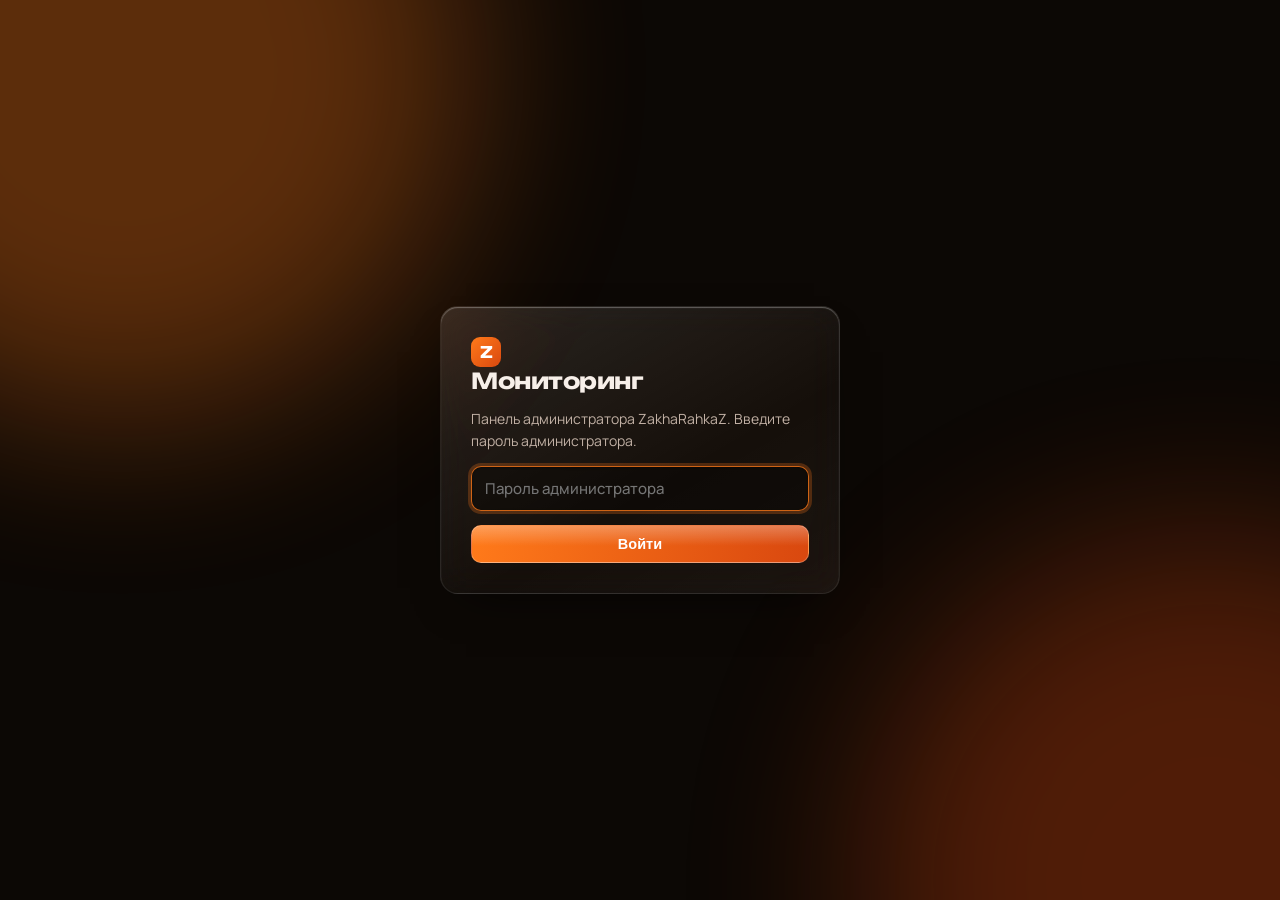
<file: monitor/index.html>
<!doctype html>
<html lang='ru'>
<head>
<meta charset='utf-8'>
<meta name='viewport' content='width=device-width,initial-scale=1'>
<meta name='robots' content='noindex,nofollow'>
<meta name='referrer' content='no-referrer'>
<title>ZakhaRahkaZ — мониторинг аккаунтов</title>
<meta name='theme-color' content='#0c0805'>
<link rel='preconnect' href='https://fonts.googleapis.com'><link rel='preconnect' href='https://fonts.gstatic.com' crossorigin>
<link rel='stylesheet' href='https://fonts.googleapis.com/css2?family=Manrope:wght@400;500;600;700;800&family=Unbounded:wght@600;700&display=swap'>
<link rel='stylesheet' href='s.css'>
</head>
<body>
<div class='bg'><i></i><i></i></div>

<section id='login'>
  <form class='lbox lg' id='loginform'>
    <h1><span class='logo'>Z</span> Мониторинг</h1>
    <p>Панель администратора ZakhaRahkaZ. Введите пароль администратора.</p>
    <input id='pw' type='password' placeholder='Пароль администратора' autocomplete='current-password' autofocus>
    <p class='err' id='lerr'></p>
    <button class='btn primary' id='lbtn' type='submit'>Войти</button>
  </form>
</section>

<main id='dash' class='wrap' hidden>
  <header class='top'>
    <h1><span class='logo'>Z</span> Мониторинг</h1>
    <div class='right'>
      <span class='muted' id='updated'></span>
      <button class='btn' id='refresh' type='button'>Обновить</button>
      <button class='btn' id='logout' type='button'>Выйти</button>
    </div>
  </header>
  <nav class='tabs'>
    <button class='tab on' type='button' data-tab='users'>Аккаунты</button>
    <button class='tab' type='button' data-tab='release'>Лаунчер</button>
  </nav>
  <section id='users-tab'>
  <div class='stats'>
    <div class='stat lg'><b id='s-total'>—</b><span>всего аккаунтов</span></div>
    <div class='stat lg'><b id='s-skin'>—</b><span>со скином</span></div>
    <div class='stat lg'><b id='s-cape'>—</b><span>с плащом</span></div>
    <div class='stat lg'><b id='s-lock'>—</b><span>заблокировано</span></div>
  </div>
  <div class='toolbar'>
    <input class='search' id='search' type='search' placeholder='Поиск по нику…' autocomplete='off'>
    <span class='muted' id='shown'></span>
  </div>
  <div class='grid' id='grid'></div>
  <div class='empty' id='state'></div>
  </section>

  <section id='release-tab' hidden>
    <div class='relgrid'>
      <div class='panel lg'>
        <h2>Сейчас на сайтах и в лаунчерах</h2>
        <div id='rel-now' class='relnow'><span class='spin'></span> Загрузка…</div>
      </div>
      <form class='panel lg' id='relform' autocomplete='off'>
        <h2>Новая версия</h2>
        <p class='muted'>Загрузите установщик на Google Диск, откройте доступ «Все, у кого есть ссылка» и вставьте ссылку. Сервер скачает файл, проверит его и посчитает контрольную сумму. После публикации сайты сразу покажут новую версию, а лаунчеры скачают её сами и установят.</p>
        <label>Ссылка на установщик в Google Диске
          <input id='r-link' type='url' inputmode='url' placeholder='https://drive.google.com/file/d/…/view' required></label>
        <label>Версия <span class='muted'>— если её нет в имени файла (например ZakhaRahkaZ-Launcher-1.5.3.exe)</span>
          <input id='r-ver' placeholder='из имени файла' maxlength='14'></label>
        <label>Что нового <span class='muted'>— по пункту в строке</span>
          <textarea id='r-log' rows='6'></textarea></label>
        <p class='err' id='r-err'></p>
        <p class='muted' id='r-busy' hidden><span class='spin'></span> Проверяю файл: скачиваю с Google Диска и считаю контрольную сумму. Это займёт до минуты…</p>
        <button class='btn primary' id='r-btn' type='submit'>Опубликовать</button>
      </form>
    </div>
  </section>
</main>

<script src='skin.js'></script>
<script src='app.js'></script>
<script src='release.js'></script>
</body>
</html>
</file>
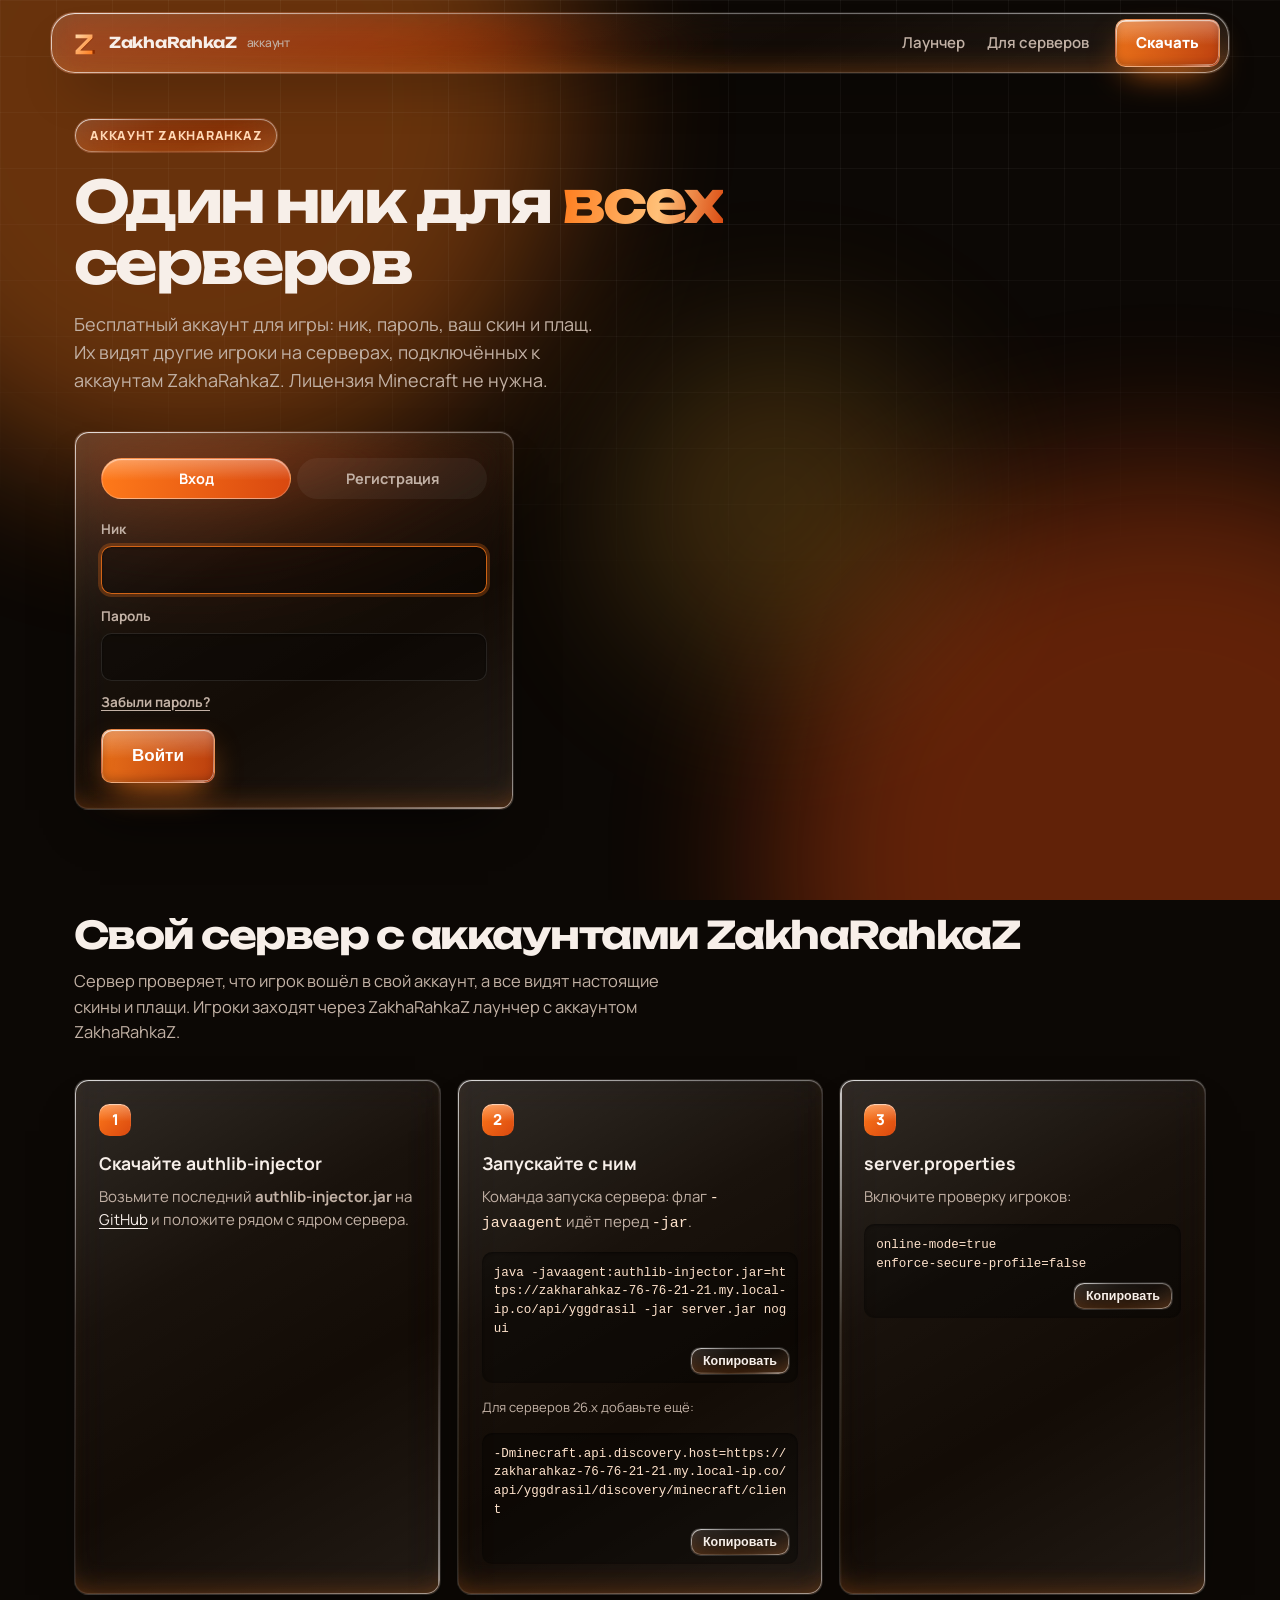
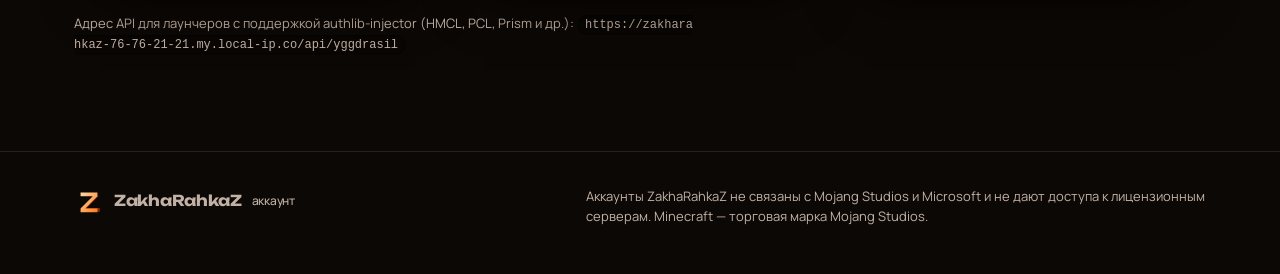
<file: account.html>
<!doctype html>
<html lang='ru'>
<head>
<meta charset='utf-8'>
<meta name='viewport' content='width=device-width,initial-scale=1'>
<title>Аккаунт ZakhaRahkaZ — ник, скин и плащ для серверов</title>
<meta name='description' content='Бесплатный игровой аккаунт ZakhaRahkaZ: ник и пароль, свой скин и плащ, которые видят другие игроки на серверах с аккаунтами ZakhaRahkaZ.'>
<meta name='theme-color' content='#0c0805'>
<link rel='icon' href='favicon.svg'>
<link rel='preconnect' href='https://fonts.googleapis.com'><link rel='preconnect' href='https://fonts.gstatic.com' crossorigin>
<link rel='stylesheet' href='https://fonts.googleapis.com/css2?family=Manrope:wght@400;500;600;700;800&family=Unbounded:wght@600;700&display=swap'>
<link rel='stylesheet' href='a/base.css'><link rel='stylesheet' href='a/layout.css'><link rel='stylesheet' href='a/acc.css'><link rel='stylesheet' href='a/more.css'>
</head>
<body>
<div class='bg'><i></i><i></i><i></i></div>
<nav><div class='bar lg'><a class='brand' href='./'><img src='favicon.svg' alt=''>ZakhaRahkaZ <small>аккаунт</small></a><div class='links'><a href='./'>Лаунчер</a><a href='#servers'>Для серверов</a></div><a class='btn primary' href='./#install'>Скачать</a></div></nav>
<main class='wrap'>

<section class='acc-head'>
<span class='eyebrow lg'>Аккаунт ZakhaRahkaZ</span>
<h1>Один ник для <em>всех</em> серверов</h1>
<p class='lead'>Бесплатный аккаунт для игры: ник, пароль, ваш скин и плащ. Их видят другие игроки на серверах, подключённых к аккаунтам ZakhaRahkaZ. Лицензия Minecraft не нужна.</p>
</section>

<!-- Вход и регистрация -->
<section id='auth' class='acc-sec' hidden>
<div class='card lg authbox'>
<div class='tabs' role='tablist'><button type='button' data-tab='login' class='on' role='tab'>Вход</button><button type='button' data-tab='register' role='tab'>Регистрация</button></div>
<form id='authform' novalidate>
<label>Ник<input id='f-name' name='username' autocomplete='username' maxlength='16' spellcheck='false' autocapitalize='off' required></label>
<p class='hint' data-only='register'>От 3 до 16 символов: латинские буквы, цифры и _. Сменить ник потом нельзя.</p>
<label>Пароль<input id='f-pass' name='password' type='password' autocomplete='current-password' maxlength='100' required></label>
<button type='button' class='linkbtn' id='forgot' data-only='login'>Забыли пароль?</button>
<label data-only='register'>Пароль ещё раз<input id='f-pass2' type='password' autocomplete='new-password' maxlength='100'></label>
<p class='hint' data-only='register'>Не короче 6 символов. Чтобы пароль можно было восстановить, после регистрации привяжите почту или Telegram.</p>
<p class='err' id='autherr' role='alert'></p>
<button class='btn primary big' id='authbtn' type='submit'>Войти</button>
</form>
</div>
</section>

<!-- Восстановление пароля -->
<section id='recover' class='acc-sec' hidden>
<div class='card lg authbox'>
<h3 class='boxtitle'>Восстановление пароля</h3>
<form id='rform1' novalidate>
<p class='dim small'>Введите ник, привязанную почту или номер телефона из Telegram. Мы пришлём код.</p>
<label>Ник, почта или номер<input id='r-login' autocomplete='username' maxlength='254' spellcheck='false' autocapitalize='off'></label>
<p class='err' id='r1err' role='alert'></p>
<button class='btn primary big' type='submit'>Получить код</button>
</form>
<form id='rform2' novalidate hidden>
<p class='sent' id='r-sent'></p>
<label>Код<input id='r-code' inputmode='numeric' autocomplete='one-time-code' maxlength='14' placeholder='6 цифр'></label>
<label>Новый пароль<input id='r-new' type='password' autocomplete='new-password' maxlength='100'></label>
<label>Новый пароль ещё раз<input id='r-new2' type='password' autocomplete='new-password' maxlength='100'></label>
<p class='err' id='r2err' role='alert'></p>
<button class='btn primary big' type='submit'>Сменить пароль</button>
<button class='linkbtn' type='button' id='r-again'>Отправить код ещё раз</button>
</form>
<button class='linkbtn back' type='button' id='r-back'>← Назад ко входу</button>
</div>
</section>

<!-- Кабинет -->
<section id='cab' class='acc-sec' hidden>
<div class='cab'>
<div class='card lg who'>
<div class='who-top'><div class='avatar' id='avatar'><canvas width='8' height='8'></canvas></div><div><h2 id='c-name'></h2><p class='dim' id='c-since'></p></div></div>
<p class='dim small'>UUID</p><div class='hash' id='c-uuid'></div>
<p class='dim small' style='margin-top:14px'>Войти в лаунчере: «Аккаунт» → «Аккаунт ZakhaRahkaZ» с этим ником и паролем.</p>
<div class='row' style='margin-top:18px'><button class='btn' id='logout' type='button'>Выйти</button><button class='btn' id='logoutall' type='button' title='Завершить сессии в лаунчере и в браузерах'>Выйти везде</button></div>
</div>

<div class='card lg' id='contacts'>
<h3>Восстановление пароля</h3>
<p class='dim small'>Привяжите почту или Telegram: если забудете пароль, код придёт туда.</p>
<div id='ct-body'><p class='dim small'>Загрузка…</p></div>
</div>

<div class='card lg wardrobe'>
<h3>Скин и плащ</h3>
<div class='views'><figure><canvas id='v-front' width='160' height='320'></canvas><figcaption>Спереди</figcaption></figure><figure><canvas id='v-back' width='160' height='320'></canvas><figcaption>Сзади</figcaption></figure></div>
<div class='model' role='radiogroup' aria-label='Модель'>
<label><input type='radio' name='model' value='classic' checked><span>Классическая</span></label>
<label><input type='radio' name='model' value='slim'><span>Тонкие руки</span></label>
</div>
<div class='row'><label class='btn primary'>Загрузить скин<input type='file' id='skinfile' accept='image/png' hidden></label><button class='btn' id='skindel' type='button'>Удалить скин</button></div>
<div class='row'><label class='btn'>Загрузить плащ<input type='file' id='capefile' accept='image/png' hidden></label><button class='btn' id='capedel' type='button'>Убрать плащ</button></div>
<p class='hint'>Скин: PNG 64×64 или 64×32 (HD до 512×512). Плащ: PNG 64×32 (или 128×64, 256×128). До 256 КБ.</p>
</div>

<div class='card lg'>
<h3>Сменить пароль</h3>
<form id='pwform' novalidate>
<label>Текущий пароль<input id='p-old' type='password' autocomplete='current-password' maxlength='100'></label>
<label>Новый пароль<input id='p-new' type='password' autocomplete='new-password' maxlength='100'></label>
<label>Новый пароль ещё раз<input id='p-new2' type='password' autocomplete='new-password' maxlength='100'></label>
<p class='err' id='pwerr' role='alert'></p>
<button class='btn primary' type='submit'>Сменить пароль</button>
<p class='hint'>После смены пароля лаунчер и другие браузеры попросят войти заново.</p>
</form>
</div>
</div>
</section>

<section id='loading' class='acc-sec'><p class='dim'>Загрузка…</p></section>

<!-- Владельцам серверов -->
<section id='servers'>
<h2 class='rv'>Свой сервер с аккаунтами ZakhaRahkaZ</h2>
<p class='sub rv'>Сервер проверяет, что игрок вошёл в свой аккаунт, а все видят настоящие скины и плащи. Игроки заходят через ZakhaRahkaZ лаунчер с аккаунтом ZakhaRahkaZ.</p>
<div class='steps'>
<div class='card lg rv'><span class='num'>1</span><h3>Скачайте authlib-injector</h3><p>Возьмите последний <b>authlib-injector.jar</b> на <a class='lnk' href='https://github.com/yushijinhun/authlib-injector/releases' target='_blank' rel='noopener'>GitHub</a> и положите рядом с ядром сервера.</p></div>
<div class='card lg rv'><span class='num'>2</span><h3>Запускайте с ним</h3><p>Команда запуска сервера: флаг <code>-javaagent</code> идёт перед <code>-jar</code>.</p><div class='code'><code id='cmd1'></code><button class='btn copy' type='button' data-copy='cmd1'>Копировать</button></div><p class='small dim'>Для серверов 26.x добавьте ещё:</p><div class='code'><code id='cmd2'></code><button class='btn copy' type='button' data-copy='cmd2'>Копировать</button></div></div>
<div class='card lg rv'><span class='num'>3</span><h3>server.properties</h3><p>Включите проверку игроков:</p><div class='code'><code id='cmd3'>online-mode=true
enforce-secure-profile=false</code><button class='btn copy' type='button' data-copy='cmd3'>Копировать</button></div></div>
</div>
<p class='sub small rv' style='margin-top:18px'>Адрес API для лаунчеров с поддержкой authlib-injector (HMCL, PCL, Prism и др.): <span class='hash inline' id='apiurl'></span></p>
</section>
</main>
<footer><div class='wrap'><div><div class='brand'><img src='favicon.svg' alt=''>ZakhaRahkaZ <small>аккаунт</small></div></div><p>Аккаунты ZakhaRahkaZ не связаны с Mojang Studios и Microsoft и не дают доступа к лицензионным серверам. Minecraft — торговая марка Mojang Studios.</p></div></footer>
<script src='a/core.js'></script><script src='a/skin.js'></script><script src='a/cab.js'></script><script src='a/recover.js'></script><script src='a/contacts.js'></script>
<script>if(location.hash==='#recover')showRecover('');else if(session())openCabinet();else showAuth(location.hash==='#register'?'register':'login');</script>
</body>
</html>
</file>
<file: monitor/s.css>
:root{--accent:#ff7a1a;--accent2:#d9480f;--rgb:255,122,26;--on:#fff;--bg:#0c0805;--text:#f7efe9;--soft:#c2b1a5;--line:rgba(255,255,255,.1);--r:14px;--rb:10px;--ok:#6fdc8c;--warn:#ffb02e;--bad:#ff8a7a}
*{box-sizing:border-box}html{scroll-behavior:smooth}
[hidden]{display:none!important}
body{margin:0;background:var(--bg);color:var(--text);font:15px/1.55 'Manrope',system-ui,'Segoe UI',sans-serif;-webkit-font-smoothing:antialiased;min-height:100vh}
.bg{position:fixed;inset:0;z-index:-1;overflow:hidden}
.bg i{position:absolute;border-radius:50%;filter:blur(90px);opacity:.33}
.bg i:nth-child(1){width:55vmax;height:55vmax;background:var(--accent);left:-18vmax;top:-22vmax}
.bg i:nth-child(2){width:55vmax;height:55vmax;background:var(--accent2);right:-22vmax;bottom:-26vmax}
a{color:inherit}h1,h2,h3,p{margin:0}
.lg{background:linear-gradient(150deg,rgba(255,255,255,.12),rgba(255,255,255,.03) 60%,rgba(255,255,255,.06));border:1px solid rgba(255,255,255,.08);box-shadow:inset 0 1px 1px rgba(255,255,255,.3),0 20px 46px -26px rgba(0,0,0,.85);-webkit-backdrop-filter:blur(16px) saturate(160%);backdrop-filter:blur(16px) saturate(160%)}
.btn{display:inline-flex;align-items:center;justify-content:center;gap:8px;padding:10px 18px;border-radius:var(--rb);font-weight:800;cursor:pointer;color:var(--text);font-size:14.5px;border:1px solid rgba(255,255,255,.12);background:rgba(255,255,255,.06);transition:transform .15s,filter .2s}
.btn:hover{transform:translateY(-1px)}.btn:active{transform:scale(.97)}
.btn.primary{color:var(--on);border-color:rgba(255,255,255,.22);background:linear-gradient(180deg,rgba(255,255,255,.28),rgba(255,255,255,0) 55%),linear-gradient(100deg,var(--accent),var(--accent2))}
.btn:disabled{opacity:.5;cursor:default;transform:none}
.wrap{max-width:1200px;margin:0 auto;padding:22px 20px 60px}
input{font:500 15px 'Manrope',sans-serif;color:var(--text);padding:11px 13px;border-radius:var(--rb);border:1px solid var(--line);background:rgba(0,0,0,.3);box-shadow:inset 0 1px 3px rgba(0,0,0,.4);outline:none;width:100%}
input:focus{border-color:rgba(var(--rgb),.8);box-shadow:inset 0 1px 3px rgba(0,0,0,.4),0 0 0 3px rgba(var(--rgb),.25)}
.err{color:var(--bad);font-weight:700;font-size:14px;min-height:0}.err:empty{display:none}
#login{min-height:100vh;display:grid;place-items:center;padding:20px}
.lbox{width:min(400px,92vw);padding:30px;border-radius:18px;display:flex;flex-direction:column;gap:14px}
.lbox h1{font:700 22px 'Unbounded',sans-serif;letter-spacing:-.02em}
.lbox p{color:var(--soft);font-size:14px}
.mono{font-family:'Consolas',ui-monospace,monospace}
header.top{display:flex;align-items:center;gap:14px;flex-wrap:wrap;margin-bottom:18px}
header.top h1{font:700 20px 'Unbounded',sans-serif;letter-spacing:-.02em;display:flex;align-items:center;gap:10px}
.logo{width:30px;height:30px;border-radius:9px;display:grid;place-items:center;font:700 16px 'Unbounded';color:#fff;background:linear-gradient(135deg,var(--accent),var(--accent2))}
header.top .right{margin-left:auto;display:flex;gap:10px;align-items:center}
.stats{display:grid;grid-template-columns:repeat(4,1fr);gap:12px;margin-bottom:16px}
.stat{padding:16px 18px;border-radius:var(--r)}
.stat b{display:block;font:700 28px 'Unbounded',sans-serif;letter-spacing:-.03em;color:var(--accent)}
.stat span{color:var(--soft);font-size:13px}
.toolbar{display:flex;gap:10px;align-items:center;margin-bottom:14px;flex-wrap:wrap}
.toolbar .search{flex:1;min-width:200px;max-width:360px}
.muted{color:var(--soft)}
.grid{display:grid;grid-template-columns:repeat(auto-fill,minmax(270px,1fr));gap:12px}
.card{padding:14px;border-radius:var(--r);display:flex;gap:14px;align-items:flex-start}
.card canvas{width:64px;height:128px;image-rendering:pixelated;flex:none;border-radius:8px;background:radial-gradient(80% 70% at 50% 25%,rgba(var(--rgb),.16),transparent 70%),rgba(0,0,0,.25)}
.card .info{min-width:0;flex:1}
.card .nm{font-weight:800;font-size:16px;overflow-wrap:anywhere}
.card .uuid{font-size:11px;color:var(--soft);word-break:break-all;margin-top:2px}
.row2{display:flex;gap:6px;flex-wrap:wrap;margin-top:8px}
.chip{font-size:11px;font-weight:700;padding:3px 9px;border-radius:999px;background:rgba(255,255,255,.08);color:var(--soft)}
.chip.ok{background:rgba(111,220,140,.16);color:var(--ok)}
.chip.warn{background:rgba(255,176,46,.16);color:var(--warn)}
.chip.bad{background:rgba(255,138,122,.18);color:var(--bad)}
.card .when{font-size:12px;color:var(--soft);margin-top:8px}
.empty{padding:40px;text-align:center;color:var(--soft)}
.spin{width:16px;height:16px;border-radius:50%;border:2px solid rgba(255,255,255,.25);border-top-color:#fff;display:inline-block;animation:sp .7s linear infinite;vertical-align:-3px}
@keyframes sp{to{transform:rotate(360deg)}}
@media(max-width:720px){.stats{grid-template-columns:repeat(2,1fr)}}
.btn.del{margin-top:10px;padding:7px 13px;font-size:13px;color:var(--bad);border-color:rgba(255,138,122,.25);background:rgba(255,138,122,.06)}
.btn.del.armed{color:#fff;border-color:rgba(255,138,122,.6);background:rgba(220,60,45,.75)}
.toast{position:fixed;left:50%;bottom:24px;transform:translateX(-50%);z-index:50;padding:12px 20px;border-radius:14px;font-weight:700;max-width:90vw;text-align:center}

.tabs{display:flex;gap:6px;margin:-4px 0 16px;flex-wrap:wrap}
.tab{font:800 14px 'Manrope',sans-serif;color:var(--soft);padding:9px 16px;border-radius:999px;border:1px solid var(--line);background:rgba(255,255,255,.04);cursor:pointer}
.tab.on{color:var(--on);border-color:rgba(255,255,255,.22);background:linear-gradient(100deg,var(--accent),var(--accent2))}
.relgrid{display:grid;grid-template-columns:minmax(0,1fr) minmax(0,1.3fr);gap:14px;align-items:start}
.panel{padding:20px;border-radius:var(--r);display:flex;flex-direction:column;gap:12px}
.panel h2{font:700 16px 'Unbounded',sans-serif;letter-spacing:-.01em}
.panel label{display:flex;flex-direction:column;gap:6px;font-weight:700;font-size:14px}
.panel label .muted{font-weight:500}
textarea{font:500 14.5px/1.5 'Manrope',sans-serif;color:var(--text);padding:11px 13px;border-radius:var(--rb);border:1px solid var(--line);background:rgba(0,0,0,.3);box-shadow:inset 0 1px 3px rgba(0,0,0,.4);outline:none;width:100%;resize:vertical}
textarea:focus{border-color:rgba(var(--rgb),.8);box-shadow:inset 0 1px 3px rgba(0,0,0,.4),0 0 0 3px rgba(var(--rgb),.25)}
.relnow .v{font:700 30px 'Unbounded',sans-serif;letter-spacing:-.03em;color:var(--accent)}
.relnow dl{display:grid;grid-template-columns:auto 1fr;gap:6px 12px;margin:10px 0 0;font-size:14px}
.relnow dt{color:var(--soft)}.relnow dd{margin:0;overflow-wrap:anywhere}
.relnow ul{margin:10px 0 0;padding-left:18px;color:var(--soft);font-size:14px}
.relnow .sha{font-size:11.5px}
.btn.armed{filter:saturate(1.3) brightness(1.1)}
@media(max-width:860px){.relgrid{grid-template-columns:1fr}}
</file>
<file: a/base.css>
:root{--accent:#ff7a1a;--accent2:#d9480f;--rgb:255,122,26;--rgb2:217,72,15;--on:#fff;--bg:#0c0805;--text:#f7efe9;--soft:#c2b1a5;--line:rgba(255,255,255,.1);--r:14px;--rb:calc(var(--r)*.75);--rs:calc(var(--r)*.5);--blur:18px}
*{box-sizing:border-box}html{scroll-behavior:smooth}
body{margin:0;background:var(--bg);color:var(--text);font:15px/1.55 'Manrope',system-ui,'Segoe UI',sans-serif;overflow-x:hidden;-webkit-font-smoothing:antialiased}
a{color:inherit;text-decoration:none}h1,h2,h3,p{margin:0}

/* Фон: цветные пятна и сетка, чтобы стеклу было что преломлять */
.bg{position:fixed;inset:0;z-index:-1;overflow:hidden}
.bg i{position:absolute;border-radius:50%;filter:blur(80px)}
.bg i:nth-child(1){width:60vmax;height:60vmax;background:var(--accent);opacity:.38;left:-15vmax;top:-22vmax}
.bg i:nth-child(2){width:62vmax;height:62vmax;background:var(--accent2);opacity:.42;right:-22vmax;bottom:-28vmax}
.bg i:nth-child(3){width:26vmax;height:26vmax;background:#ffb02e;opacity:.2;left:48%;top:38%}
.bg::after{content:'';position:absolute;inset:0;background-image:linear-gradient(rgba(255,255,255,.045) 1px,transparent 1px),linear-gradient(90deg,rgba(255,255,255,.045) 1px,transparent 1px);background-size:56px 56px;-webkit-mask:radial-gradient(120% 90% at 50% 0,#000 30%,transparent 80%);mask:radial-gradient(120% 90% at 50% 0,#000 30%,transparent 80%)}

/* Жидкое стекло */
.lg,.btn{position:relative;isolation:isolate;background:linear-gradient(150deg,rgba(255,255,255,.14),rgba(255,255,255,.045) 36%,rgba(255,255,255,.02) 62%,rgba(255,255,255,.08));-webkit-backdrop-filter:blur(var(--blur)) saturate(175%) brightness(1.06);backdrop-filter:blur(var(--blur)) saturate(175%) brightness(1.06);border:1px solid rgba(255,255,255,.07);box-shadow:inset 0 1px 1px rgba(255,255,255,.42),inset 0 -1px 1px rgba(255,255,255,.12),inset 0 -18px 32px -22px rgba(var(--rgb),.45),0 26px 50px -26px rgba(0,0,0,.85)}
.lg::before,.btn::before{content:'';position:absolute;inset:0;border-radius:inherit;padding:1.2px;background:linear-gradient(135deg,rgba(255,255,255,.75),rgba(255,255,255,.1) 28%,rgba(255,255,255,0) 50%,rgba(255,255,255,.08) 72%,rgba(255,255,255,.5));-webkit-mask:linear-gradient(#000 0 0) content-box,linear-gradient(#000 0 0);-webkit-mask-composite:xor;mask-composite:exclude;pointer-events:none;z-index:2}
.lg::after,.btn::after{content:'';position:absolute;inset:0;border-radius:inherit;pointer-events:none;z-index:2;background:radial-gradient(120% 90% at 30% 0%,rgba(255,255,255,.11),transparent 60%);opacity:0;transition:opacity .3s;will-change:opacity}
.lg:hover::after,.btn:hover::after{opacity:1}
</file>
<file: a/layout.css>
.wrap{max-width:1180px;margin:0 auto;padding:0 24px}
nav{position:sticky;top:12px;z-index:20;padding:0 16px;margin-top:12px}
nav .bar{max-width:1180px;margin:0 auto;display:flex;align-items:center;gap:26px;height:62px;padding:0 9px 0 18px;border-radius:calc(var(--r) + 10px)}
.brand{display:flex;align-items:center;gap:10px;font-family:'Unbounded',sans-serif;font-weight:700;font-size:15px;letter-spacing:-.02em;white-space:nowrap}.brand img{width:30px;height:30px}.brand small{font-family:'Manrope';font-weight:500;color:var(--soft);font-size:12px}
nav .links{display:flex;gap:22px;margin-left:auto;color:var(--soft);font-weight:600}nav .links a:hover{color:var(--text)}
.btn{display:inline-flex;align-items:center;justify-content:center;gap:9px;padding:11px 20px;border-radius:var(--rb);font-weight:800;cursor:pointer;color:var(--text);font-size:15px;transition:transform .1s,border-color .2s}
.btn:hover{border-color:rgba(255,255,255,.2)}.btn:active{transform:translateY(1px)}
.btn.primary{color:var(--on);border-color:rgba(255,255,255,.22);background:linear-gradient(180deg,rgba(255,255,255,.3),rgba(255,255,255,0) 55%),linear-gradient(100deg,color-mix(in srgb,var(--accent) 90%,transparent),color-mix(in srgb,var(--accent2) 85%,transparent));box-shadow:inset 0 1px 1px rgba(255,255,255,.65),inset 0 -3px 8px rgba(0,0,0,.22),0 14px 34px -12px rgba(var(--rgb),.95)}
.btn.big{padding:16px 30px;font-size:17px}
.eyebrow{display:inline-flex;gap:8px;align-items:center;padding:7px 15px;border-radius:999px;color:#ffd8b5;font-weight:800;font-size:12.5px;letter-spacing:.06em;text-transform:uppercase}
h1{font-family:'Unbounded',sans-serif;font-size:clamp(32px,5vw,58px);line-height:1.05;letter-spacing:-.045em;margin:18px 0 18px;overflow-wrap:anywhere}h1 em{font-style:normal;background:linear-gradient(100deg,var(--accent),#ffc078 60%,var(--accent2));-webkit-background-clip:text;background-clip:text;color:transparent}
.lead{color:var(--soft);font-size:18px;max-width:520px}.cta{display:flex;gap:12px;flex-wrap:wrap;margin:30px 0 14px}.meta{color:var(--soft);font-size:13px}
.card{border-radius:var(--r);padding:24px}
section{padding:64px 0}h2{font:700 clamp(26px,3.4vw,38px)/1.12 'Unbounded',sans-serif;letter-spacing:-.04em}.sub{color:var(--soft);margin:12px 0 34px;max-width:620px;font-size:16.5px}
.steps{display:grid;grid-template-columns:repeat(3,1fr);gap:16px}.steps .card{display:flex;flex-direction:column;gap:8px}
.num{width:32px;height:32px;border-radius:var(--rb);display:grid;place-items:center;font-weight:800;color:var(--on);margin-bottom:6px;background:linear-gradient(180deg,rgba(255,255,255,.3),rgba(255,255,255,0) 55%),linear-gradient(135deg,var(--accent),var(--accent2));box-shadow:inset 0 1px 1px rgba(255,255,255,.6)}
.dlbox{margin-top:16px;display:flex;gap:16px;align-items:center;flex-wrap:wrap}.hash{font:12px 'Consolas',monospace;color:var(--soft);word-break:break-all;flex:1;min-width:240px;user-select:all;padding:10px 12px;border-radius:var(--rb);background:rgba(0,0,0,.25);box-shadow:inset 0 1px 3px rgba(0,0,0,.4)}
a.lnk{text-decoration:underline;text-underline-offset:3px;color:var(--text)}
footer{border-top:1px solid var(--line);padding:34px 0 50px;color:var(--soft);font-size:13px}footer .wrap{display:flex;gap:30px;flex-wrap:wrap;justify-content:space-between}footer p{max-width:620px}
.toast{position:fixed;left:50%;bottom:28px;transform:translateX(-50%);z-index:50;padding:14px 22px;border-radius:calc(var(--r) + 6px);font-weight:700;max-width:90vw;text-align:center;animation:pop .3s ease-out}
@keyframes pop{from{transform:translate(-50%,16px)}}
.rv{transform:translateY(14px);transition:transform .6s ease-out}.rv.in{transform:none}
@media(max-width:900px){.hero{grid-template-columns:1fr;padding-top:40px}.stats{grid-template-columns:repeat(2,1fr)}.bento{grid-template-columns:1fr 1fr}.s2,.s3,.s4{grid-column:span 2}.steps{grid-template-columns:1fr}.rust{grid-template-columns:1fr}nav .links{display:none}nav .btn{margin-left:auto}#customize .card{grid-template-columns:1fr!important}}
@media(max-width:560px){.wrap{padding:0 16px}nav{padding:0 10px}nav .bar{gap:10px;padding:0 7px 0 14px;height:58px}.brand{font-size:13px}.brand small{display:none}nav .btn{padding:9px 14px;font-size:14px}.btn.big{padding:14px 20px;font-size:15px}.cta .btn{flex:1 1 100%}.gal{padding:10px}.gal-tabs{flex-wrap:nowrap;overflow-x:auto;scrollbar-width:none;margin-bottom:10px}.gal-tabs::-webkit-scrollbar{display:none}.gal-tabs button{white-space:nowrap;padding:8px 13px;font-size:13px}.stats b{font-size:22px}.lg,.btn{--blur:14px}}
@media(prefers-reduced-motion:reduce){*{animation:none!important;transition:none!important}.rv{transform:none}}
</file>
<file: a/acc.css>
/* Аккаунт */
.acc-head{padding:44px 0 26px;max-width:720px}
.acc-sec{padding:10px 0 40px}
.authbox{max-width:440px;padding:26px}
.tabs{display:flex;gap:6px;margin-bottom:20px;position:relative;z-index:3}
.tabs button{flex:1;padding:10px 14px;border-radius:999px;border:1px solid transparent;background:rgba(255,255,255,.05);color:var(--soft);font:700 14.5px 'Manrope',sans-serif;cursor:pointer;transition:color .2s,background .2s}
.tabs button:hover{color:var(--text)}
.tabs button.on{color:var(--on);border-color:rgba(255,255,255,.22);background:linear-gradient(180deg,rgba(255,255,255,.3),rgba(255,255,255,0) 55%),linear-gradient(100deg,var(--accent),var(--accent2));box-shadow:inset 0 1px 1px rgba(255,255,255,.55)}
form{display:flex;flex-direction:column;gap:12px;position:relative;z-index:3}
label{display:flex;flex-direction:column;gap:6px;font-weight:700;font-size:13.5px;color:var(--soft)}
input:not([type=radio]):not([type=file]){font:500 15.5px 'Manrope',sans-serif;color:var(--text);padding:12px 14px;border-radius:var(--rb);border:1px solid var(--line);background:rgba(0,0,0,.28);box-shadow:inset 0 1px 3px rgba(0,0,0,.4);outline:none;transition:border-color .2s,box-shadow .2s}
input:not([type=radio]):not([type=file]):focus{border-color:rgba(var(--rgb),.8);box-shadow:inset 0 1px 3px rgba(0,0,0,.4),0 0 0 3px rgba(var(--rgb),.25)}
.hint{color:var(--soft);font-size:12.5px;margin-top:-4px}
.err{color:#ff9a8a;font-weight:700;font-size:14px;min-height:0}.err:empty{display:none}
form .btn{align-self:flex-start;margin-top:4px}
.cab{display:grid;grid-template-columns:1fr 1.25fr;gap:16px;align-items:start}
.cab .card{position:relative;z-index:1}.cab .card>*{position:relative;z-index:3}
.cab .card:last-child{grid-column:1}
.wardrobe{grid-row:span 3}
.cab h3{font-size:18px;margin-bottom:14px}
.who-top{display:flex;gap:16px;align-items:center;margin-bottom:18px}
.who h2{font-size:24px;overflow-wrap:anywhere}
.avatar{width:64px;height:64px;border-radius:var(--rb);overflow:hidden;flex:none;background:rgba(255,255,255,.08);box-shadow:inset 0 1px 1px rgba(255,255,255,.25),0 0 0 1px var(--line)}
.avatar canvas{width:100%;height:100%;image-rendering:pixelated;display:block}
.dim{color:var(--soft)}.small{font-size:13px}
.hash.inline{display:inline;padding:3px 8px;flex:none;min-width:0}
.row{display:flex;gap:10px;flex-wrap:wrap;margin-top:12px}
.row .btn{font-size:14px;padding:10px 16px}
.views{display:flex;gap:18px;justify-content:center;padding:16px;border-radius:var(--r);background:radial-gradient(90% 90% at 50% 20%,rgba(var(--rgb),.18),transparent 70%),rgba(0,0,0,.22);box-shadow:inset 0 1px 3px rgba(0,0,0,.35)}
.views figure{margin:0;text-align:center}.views canvas{width:120px;height:240px;image-rendering:pixelated;display:block}
.views figcaption{color:var(--soft);font-size:12.5px;font-weight:700;margin-top:8px}
.model{display:flex;gap:8px;margin-top:14px}
.model label{flex-direction:row;cursor:pointer}.model input{position:absolute;opacity:0;pointer-events:none}
.model span{padding:8px 14px;border-radius:999px;background:rgba(255,255,255,.06);box-shadow:inset 0 1px 1px rgba(255,255,255,.15);color:var(--soft);font-weight:700;font-size:13.5px;transition:background .2s,color .2s}
.model input:checked+span{color:var(--on);background:rgba(var(--rgb),.5);box-shadow:inset 0 0 0 1px rgba(var(--rgb),.9),inset 0 1px 1px rgba(255,255,255,.4)}
.model input:focus-visible+span{outline:2px solid #fff;outline-offset:2px}
.busy{opacity:.55;pointer-events:none}
.lnk{color:var(--text);text-decoration:underline;text-underline-offset:3px}
.code{position:relative;margin:8px 0 6px}
.code code{display:block;white-space:pre-wrap;word-break:break-all;font:12.5px/1.5 'Consolas',monospace;color:#ffe3cc;padding:12px 12px 44px;border-radius:var(--rb);background:rgba(0,0,0,.32);box-shadow:inset 0 1px 3px rgba(0,0,0,.45)}
.code .copy{position:absolute;right:8px;bottom:8px;padding:6px 12px;font-size:12.5px}
#servers .steps .card p{color:var(--soft)}
#servers code:not(.code code){font-family:'Consolas',monospace;color:#ffe3cc}
@media(max-width:900px){.cab{grid-template-columns:1fr}.wardrobe{grid-row:auto}.cab .card:last-child{grid-column:auto}}
@media(max-width:560px){.authbox{padding:20px}.views{gap:10px}.views canvas{width:100px;height:200px}}
.btn:disabled{opacity:.42;cursor:default;transform:none!important}
</file>
<file: a/more.css>
/* Восстановление пароля и привязка почты / Telegram */
[hidden]{display:none!important}
.linkbtn{align-self:flex-start;background:none;border:0;padding:2px 0;margin:-2px 0 0;color:var(--soft);font:700 13.5px 'Manrope',sans-serif;cursor:pointer;text-decoration:underline;text-underline-offset:3px;position:relative;z-index:3}
.linkbtn:hover{color:var(--text)}.linkbtn:disabled{opacity:.55;cursor:default;text-decoration:none}
.linkbtn.back{margin-top:16px}
.boxtitle{font-size:20px;margin-bottom:12px;position:relative;z-index:3}
.sent{font-size:14px;color:var(--text);padding:10px 12px;border-radius:var(--rb);background:rgba(var(--rgb),.14);box-shadow:inset 0 0 0 1px rgba(var(--rgb),.35)}
#r-code,#e-code{font:700 22px 'Consolas',monospace!important;letter-spacing:6px}
#contacts>p{margin-bottom:6px}
.ct-row{display:flex;gap:12px;align-items:center;padding:12px 0;border-top:1px solid var(--line)}
.ct-row:first-child{border-top:0}
.ct-ico{width:40px;height:40px;border-radius:var(--rb);display:grid;place-items:center;flex:none;color:#ffd8b5;background:rgba(var(--rgb),.16);box-shadow:inset 0 0 0 1px rgba(var(--rgb),.38)}
.ct-ico svg{width:20px;height:20px}
.ct-ico.on{color:#bff5cf;background:rgba(111,220,140,.16);box-shadow:inset 0 0 0 1px rgba(111,220,140,.45)}
.ct-main{flex:1;min-width:0}.ct-main b{display:block}
.ct-val{color:var(--soft);font-size:13px;overflow-wrap:anywhere}
.ct-acts{display:flex;gap:8px;flex-wrap:wrap;justify-content:flex-end}
.ct-acts .btn,.ct-form .btn{font-size:13.5px;padding:8px 14px}
.ct-form{display:flex;flex-direction:column;gap:10px;padding:2px 0 14px}
.ct-form .row{margin-top:0}
.ct-wait{font-size:13px;color:var(--soft);padding:0 0 12px}
@media(max-width:560px){.ct-row{flex-wrap:wrap}.ct-acts{width:100%;justify-content:flex-start;padding-left:52px}}
.cab .wardrobe{grid-column:2;grid-row:1 / span 3}
.cab #contacts{grid-column:1}
@media(max-width:900px){.cab .wardrobe,.cab #contacts{grid-column:auto;grid-row:auto}}
</file>
